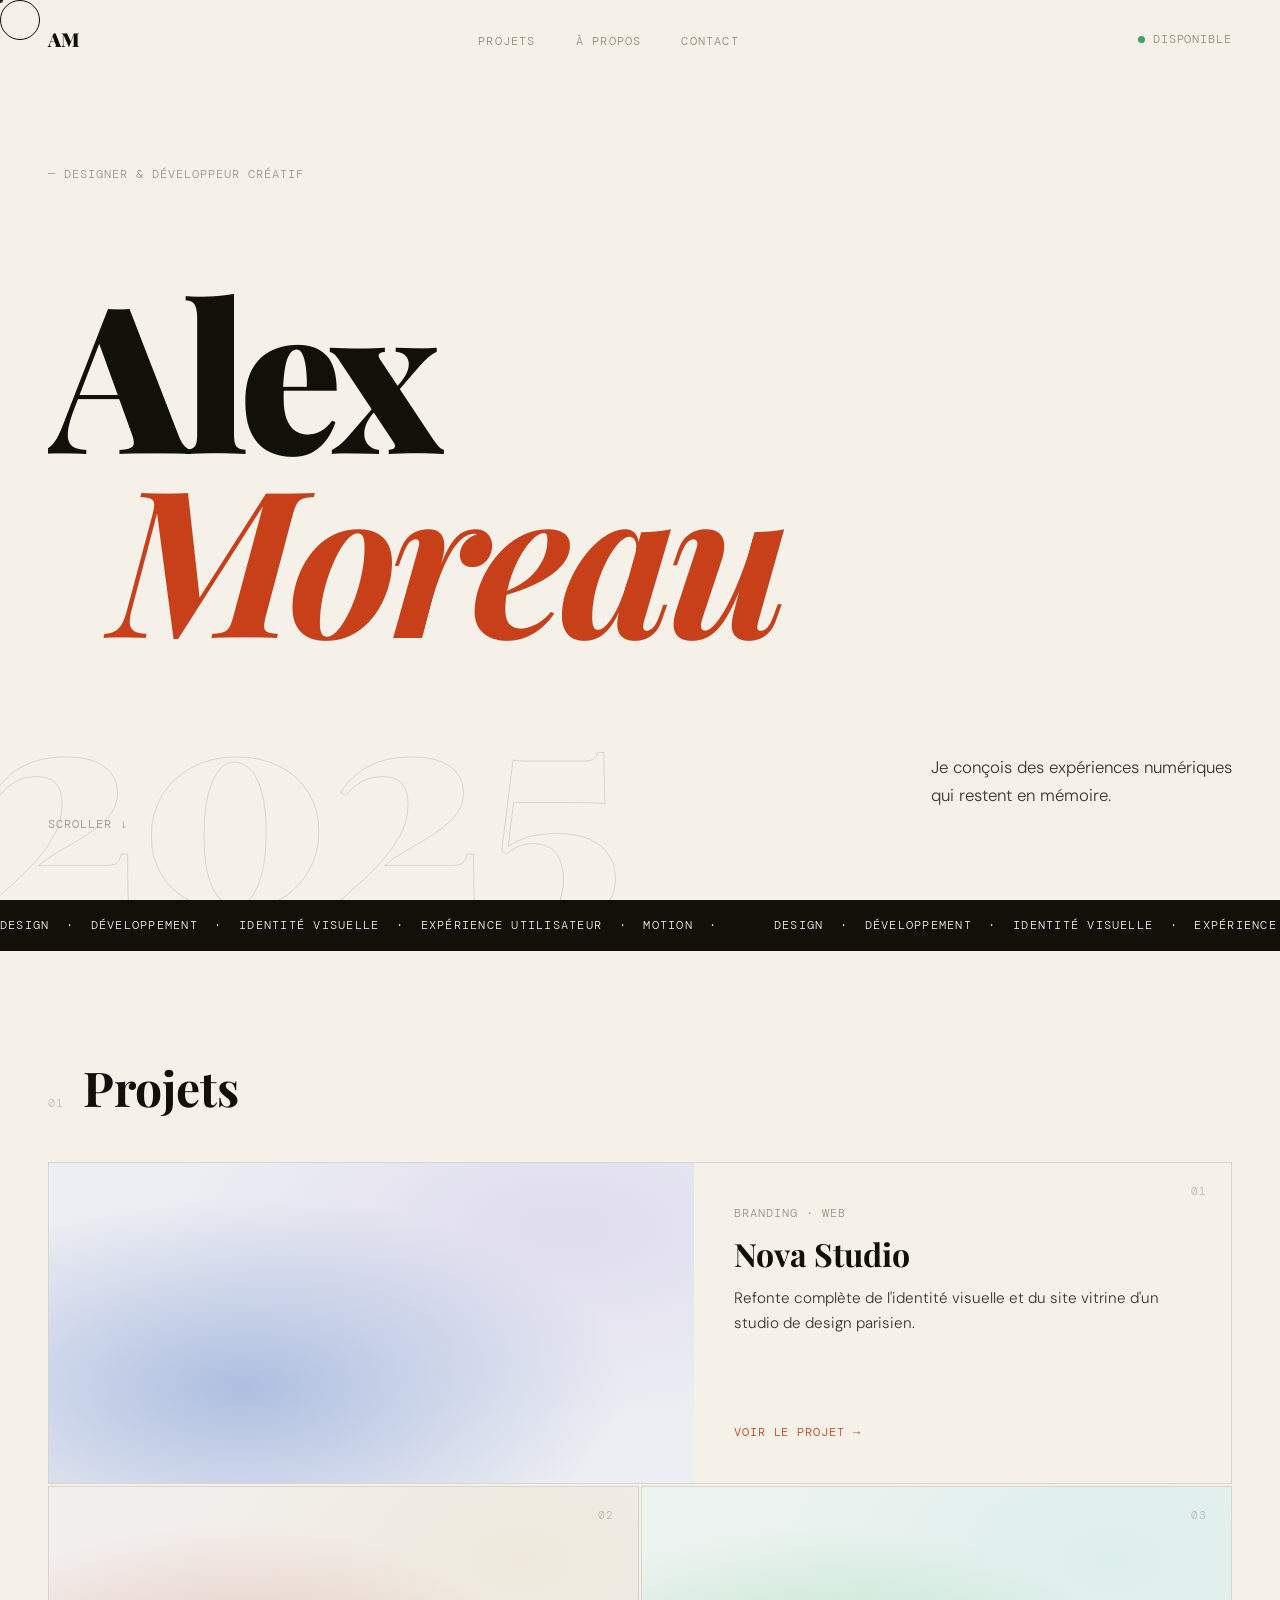
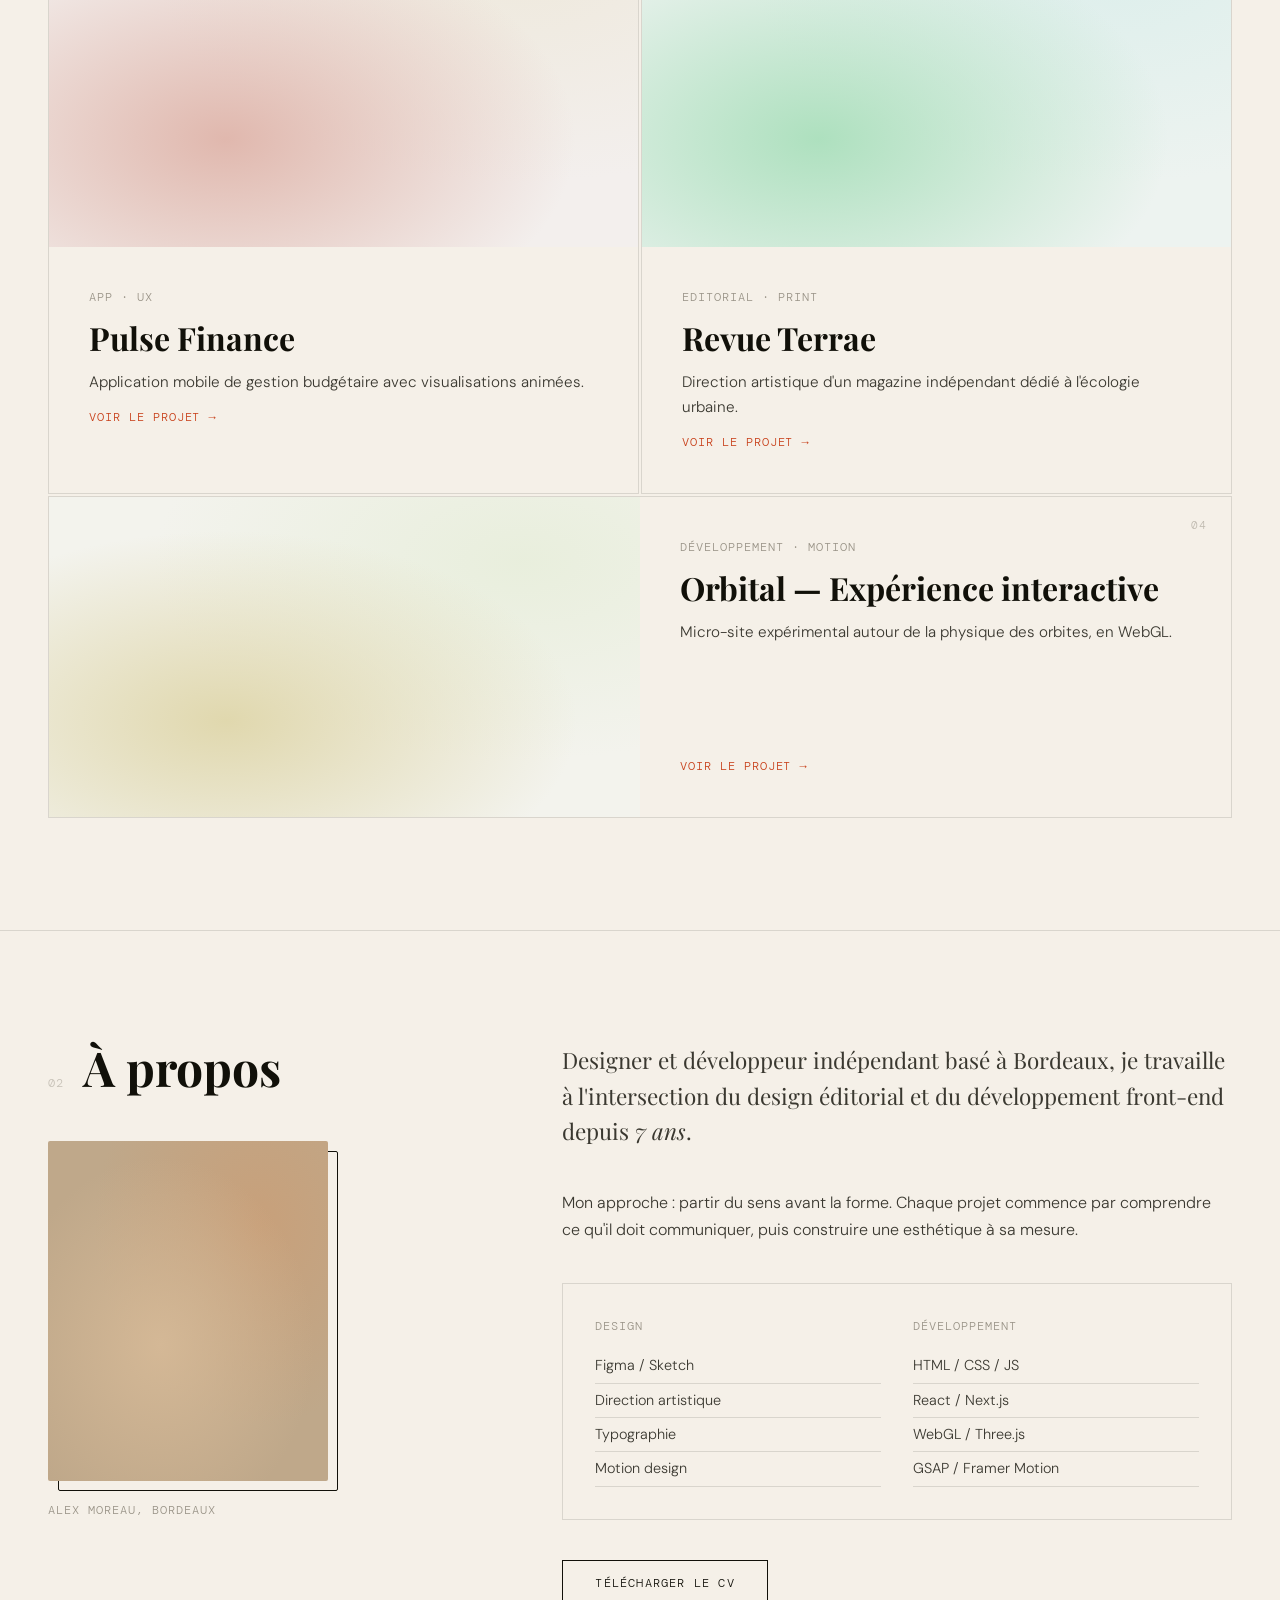
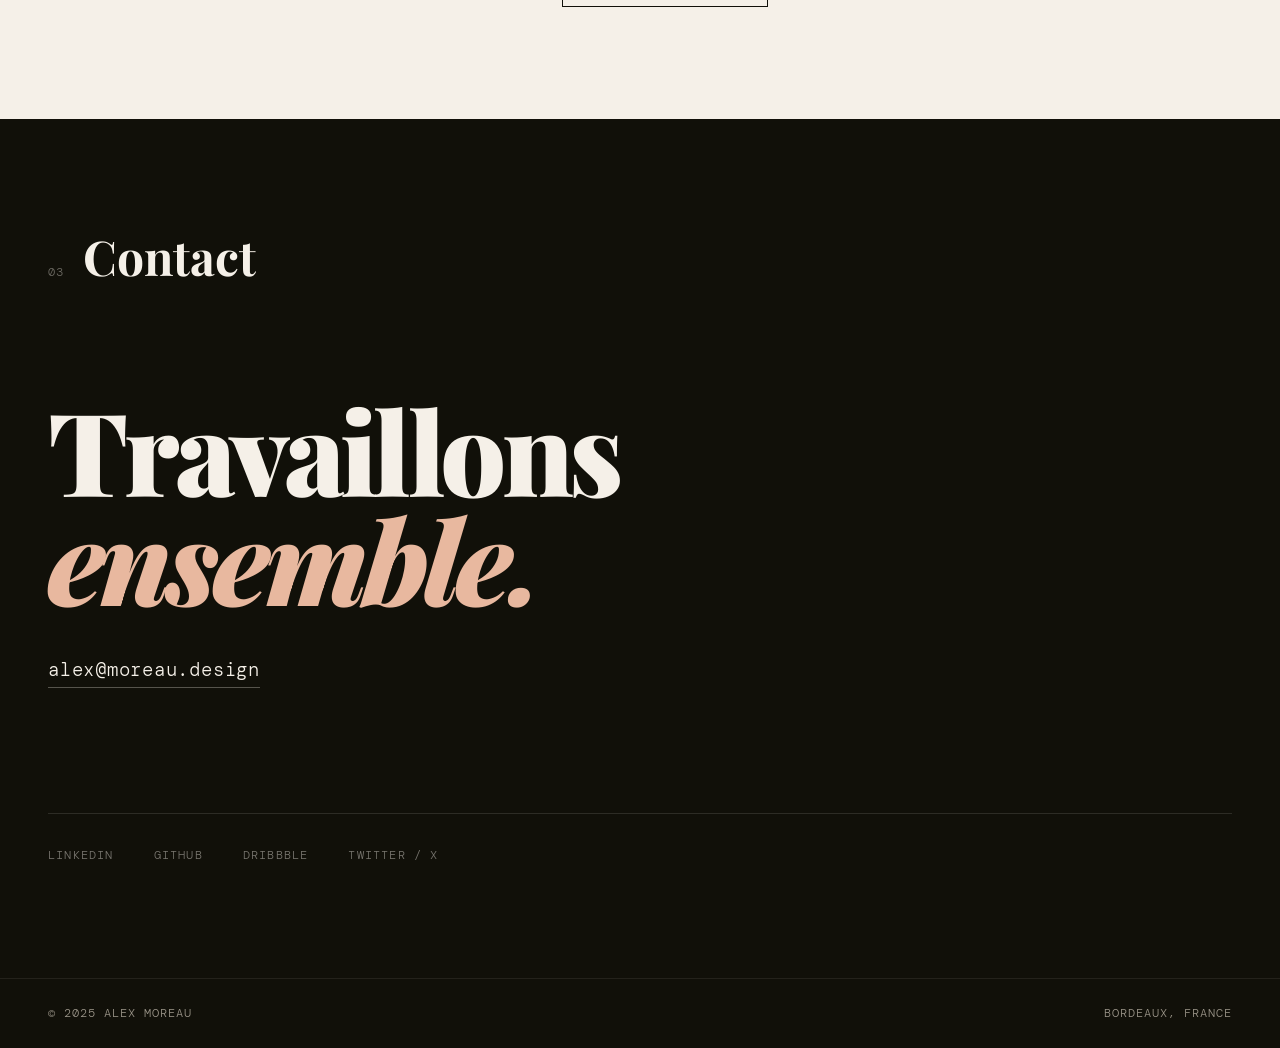
<file: index.html>
<!DOCTYPE html>
<html lang="fr">
<head>
  <meta charset="UTF-8" />
  <meta name="viewport" content="width=device-width, initial-scale=1.0" />
  <title>Portfolio — Rémi DURAND </title>
  <link rel="stylesheet" href="style.css" />
  <link rel="preconnect" href="https://fonts.googleapis.com" />
  <link rel="preconnect" href="https://fonts.gstatic.com" crossorigin />
  <link href="https://fonts.googleapis.com/css2?family=Playfair+Display:ital,wght@0,400;0,700;0,900;1,400;1,700&family=DM+Mono:wght@300;400&family=DM+Sans:wght@300;400&display=swap" rel="stylesheet" />
</head>
<body>

  <!-- Curseur personnalisé -->
  <div class="cursor" id="cursor"></div>
  <div class="cursor-dot" id="cursorDot"></div>

  <!-- Navigation -->
  <nav class="nav">
    <div class="nav-logo">AM</div>
    <ul class="nav-links">
      <li><a href="#projets">Projets</a></li>
      <li><a href="#apropos">À propos</a></li>
      <li><a href="#contact">Contact</a></li>
    </ul>
    <div class="nav-status">
      <span class="dot-live"></span>
      <span>Disponible</span>
    </div>
  </nav>

  <!-- Hero -->
  <header class="hero">
    <div class="hero-label">
      <span class="mono">&mdash; Designer &amp; Développeur créatif</span>
    </div>

    <h1 class="hero-title">
      <span class="line line-1">Alex</span>
      <span class="line line-2 italic">Moreau</span>
    </h1>

    <div class="hero-sub">
      <p>Je conçois des expériences numériques<br />qui restent en mémoire.</p>
    </div>

    <div class="hero-scroll">
      <span class="mono">Scroller ↓</span>
    </div>

    <div class="hero-deco" aria-hidden="true">
      <span class="big-num">2025</span>
    </div>
  </header>

  <!-- Bande défilante -->
  <div class="ticker-wrap">
    <div class="ticker">
      <span>Design &nbsp;·&nbsp; Développement &nbsp;·&nbsp; Identité visuelle &nbsp;·&nbsp; Expérience utilisateur &nbsp;·&nbsp; Motion &nbsp;·&nbsp;</span>
      <span>Design &nbsp;·&nbsp; Développement &nbsp;·&nbsp; Identité visuelle &nbsp;·&nbsp; Expérience utilisateur &nbsp;·&nbsp; Motion &nbsp;·&nbsp;</span>
    </div>
  </div>

  <!-- Projets -->
  <section class="projets" id="projets">
    <div class="section-header">
      <span class="section-num mono">01</span>
      <h2>Projets</h2>
    </div>

    <div class="projets-grid">

      <article class="card card-large" data-index="01">
        <div class="card-img-wrap">
          <div class="card-img" style="--hue: 220;"></div>
        </div>
        <div class="card-info">
          <div class="card-meta mono">Branding · Web</div>
          <h3>Nova Studio</h3>
          <p>Refonte complète de l'identité visuelle et du site vitrine d'un studio de design parisien.</p>
          <a class="card-link" href="#">Voir le projet →</a>
        </div>
      </article>

      <article class="card" data-index="02">
        <div class="card-img-wrap">
          <div class="card-img" style="--hue: 12;"></div>
        </div>
        <div class="card-info">
          <div class="card-meta mono">App · UX</div>
          <h3>Pulse Finance</h3>
          <p>Application mobile de gestion budgétaire avec visualisations animées.</p>
          <a class="card-link" href="#">Voir le projet →</a>
        </div>
      </article>

      <article class="card" data-index="03">
        <div class="card-img-wrap">
          <div class="card-img" style="--hue: 140;"></div>
        </div>
        <div class="card-info">
          <div class="card-meta mono">Editorial · Print</div>
          <h3>Revue Terrae</h3>
          <p>Direction artistique d'un magazine indépendant dédié à l'écologie urbaine.</p>
          <a class="card-link" href="#">Voir le projet →</a>
        </div>
      </article>

      <article class="card card-wide" data-index="04">
        <div class="card-img-wrap">
          <div class="card-img" style="--hue: 50;"></div>
        </div>
        <div class="card-info">
          <div class="card-meta mono">Développement · Motion</div>
          <h3>Orbital — Expérience interactive</h3>
          <p>Micro-site expérimental autour de la physique des orbites, en WebGL.</p>
          <a class="card-link" href="#">Voir le projet →</a>
        </div>
      </article>

    </div>
  </section>

  <!-- À propos -->
  <section class="apropos" id="apropos">
    <div class="apropos-inner">
      <div class="apropos-left">
        <div class="section-header">
          <span class="section-num mono">02</span>
          <h2>À propos</h2>
        </div>
        <div class="portrait-wrap">
          <div class="portrait"></div>
          <div class="portrait-label mono">Alex Moreau, Bordeaux</div>
        </div>
      </div>

      <div class="apropos-right">
        <p class="apropos-intro">
          Designer et développeur indépendant basé à Bordeaux, je travaille à l'intersection du design éditorial et du développement front-end depuis <em>7 ans</em>.
        </p>
        <p>
          Mon approche : partir du sens avant la forme. Chaque projet commence par comprendre ce qu'il doit communiquer, puis construire une esthétique à sa mesure.
        </p>

        <div class="skills-grid">
          <div class="skill-col">
            <div class="skill-col-title mono">Design</div>
            <ul>
              <li>Figma / Sketch</li>
              <li>Direction artistique</li>
              <li>Typographie</li>
              <li>Motion design</li>
            </ul>
          </div>
          <div class="skill-col">
            <div class="skill-col-title mono">Développement</div>
            <ul>
              <li>HTML / CSS / JS</li>
              <li>React / Next.js</li>
              <li>WebGL / Three.js</li>
              <li>GSAP / Framer Motion</li>
            </ul>
          </div>
        </div>

        <div class="cv-link">
          <a href="#" class="btn-outline">Télécharger le CV</a>
        </div>
      </div>
    </div>
  </section>

  <!-- Contact -->
  <section class="contact" id="contact">
    <div class="contact-inner">
      <div class="section-header">
        <span class="section-num mono">03</span>
        <h2>Contact</h2>
      </div>

      <div class="contact-cta">
        <p class="contact-big">Travaillons<br /><em>ensemble.</em></p>
        <a href="mailto:alex@moreau.design" class="email-link">alex@moreau.design</a>
      </div>

      <div class="contact-socials">
        <a href="#" class="social-link">LinkedIn</a>
        <a href="#" class="social-link">GitHub</a>
        <a href="#" class="social-link">Dribbble</a>
        <a href="#" class="social-link">Twitter / X</a>
      </div>
    </div>
  </section>

  <!-- Footer -->
  <footer class="footer">
    <span class="mono">© 2025 Alex Moreau</span>
    <span class="mono">Bordeaux, France</span>
  </footer>

  <script>
    // Curseur personnalisé
    const cursor = document.getElementById('cursor');
    const dot = document.getElementById('cursorDot');
    let mx = 0, my = 0, cx = 0, cy = 0;

    document.addEventListener('mousemove', e => {
      mx = e.clientX; my = e.clientY;
      dot.style.transform = `translate(${mx}px, ${my}px)`;
    });

    (function raf() {
      cx += (mx - cx) * 0.12;
      cy += (my - cy) * 0.12;
      cursor.style.transform = `translate(${cx}px, ${cy}px)`;
      requestAnimationFrame(raf);
    })();

    document.querySelectorAll('a, button, .card').forEach(el => {
      el.addEventListener('mouseenter', () => cursor.classList.add('hover'));
      el.addEventListener('mouseleave', () => cursor.classList.remove('hover'));
    });

    // Apparition au scroll
    const observer = new IntersectionObserver(entries => {
      entries.forEach(e => {
        if (e.isIntersecting) { e.target.classList.add('visible'); }
      });
    }, { threshold: 0.1 });

    document.querySelectorAll('.card, .apropos-inner, .contact-cta').forEach(el => observer.observe(el));
  </script>
</body>
</html>
</file>
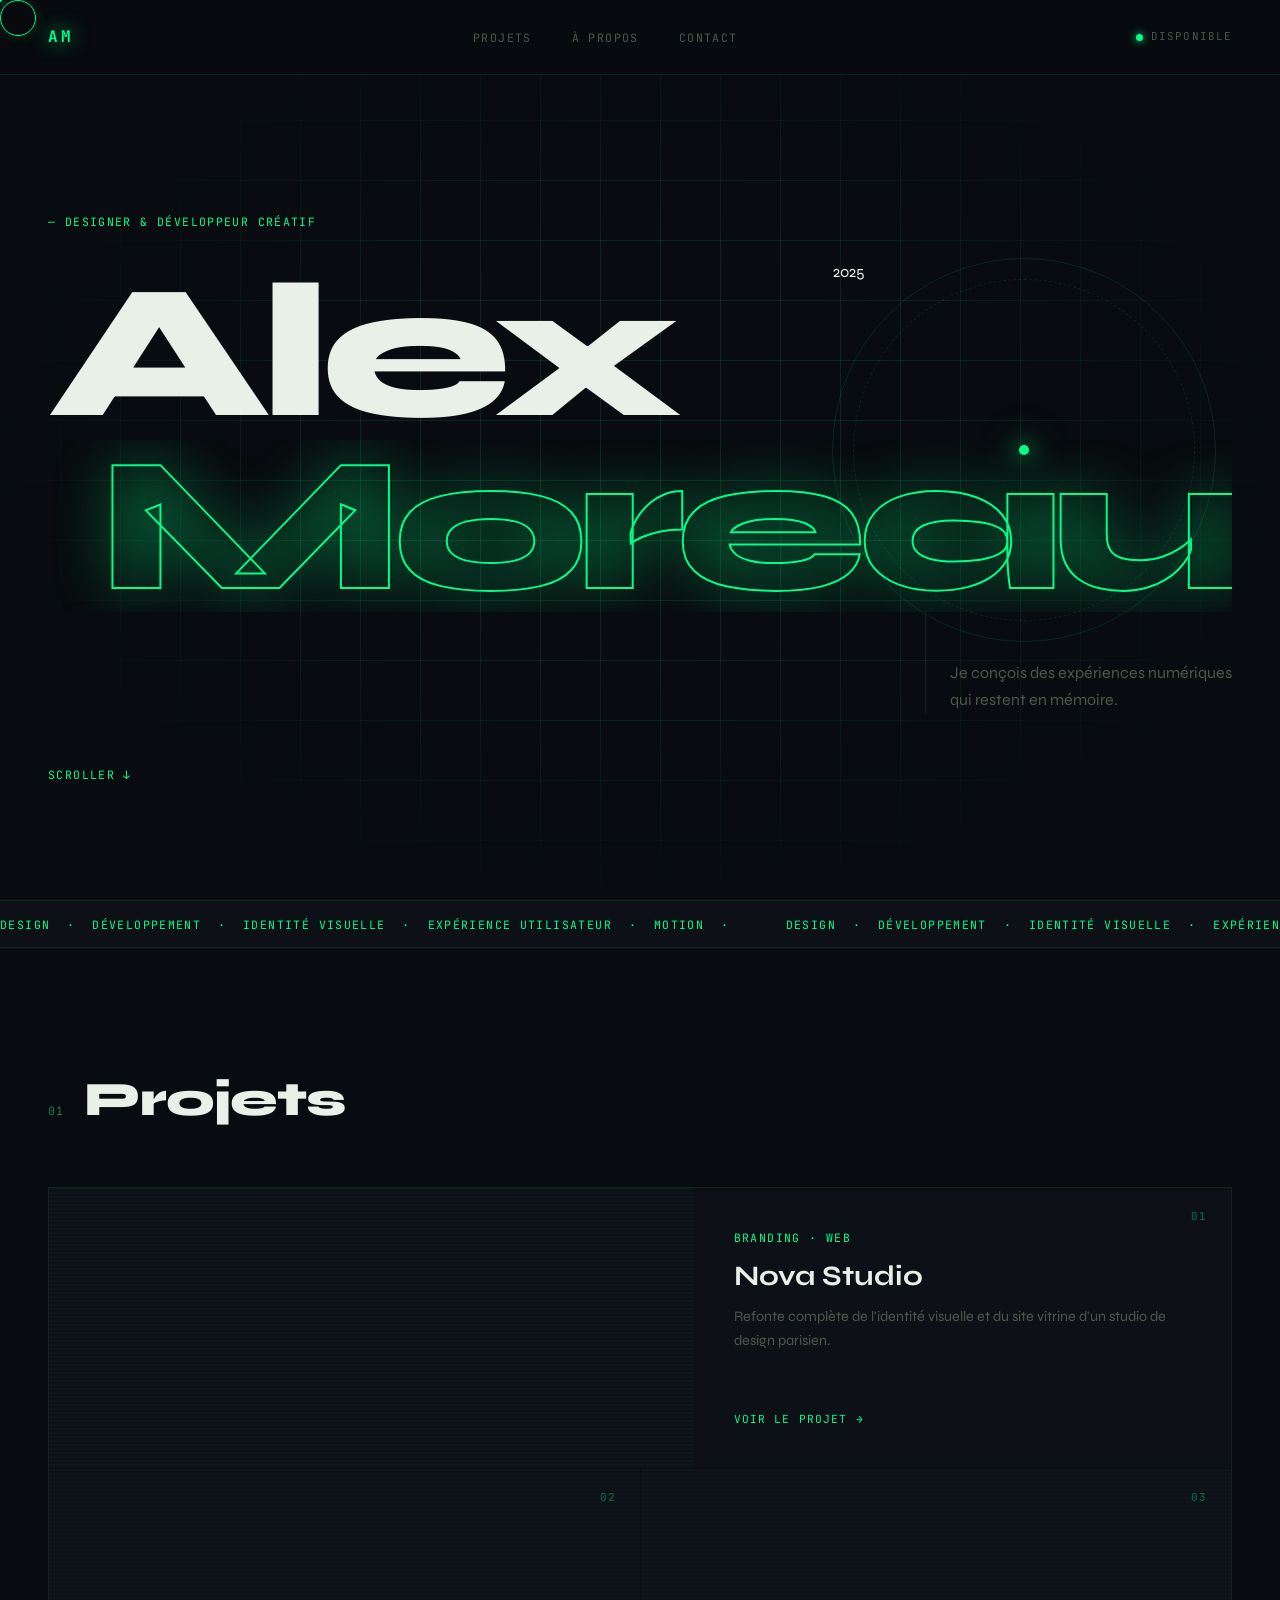
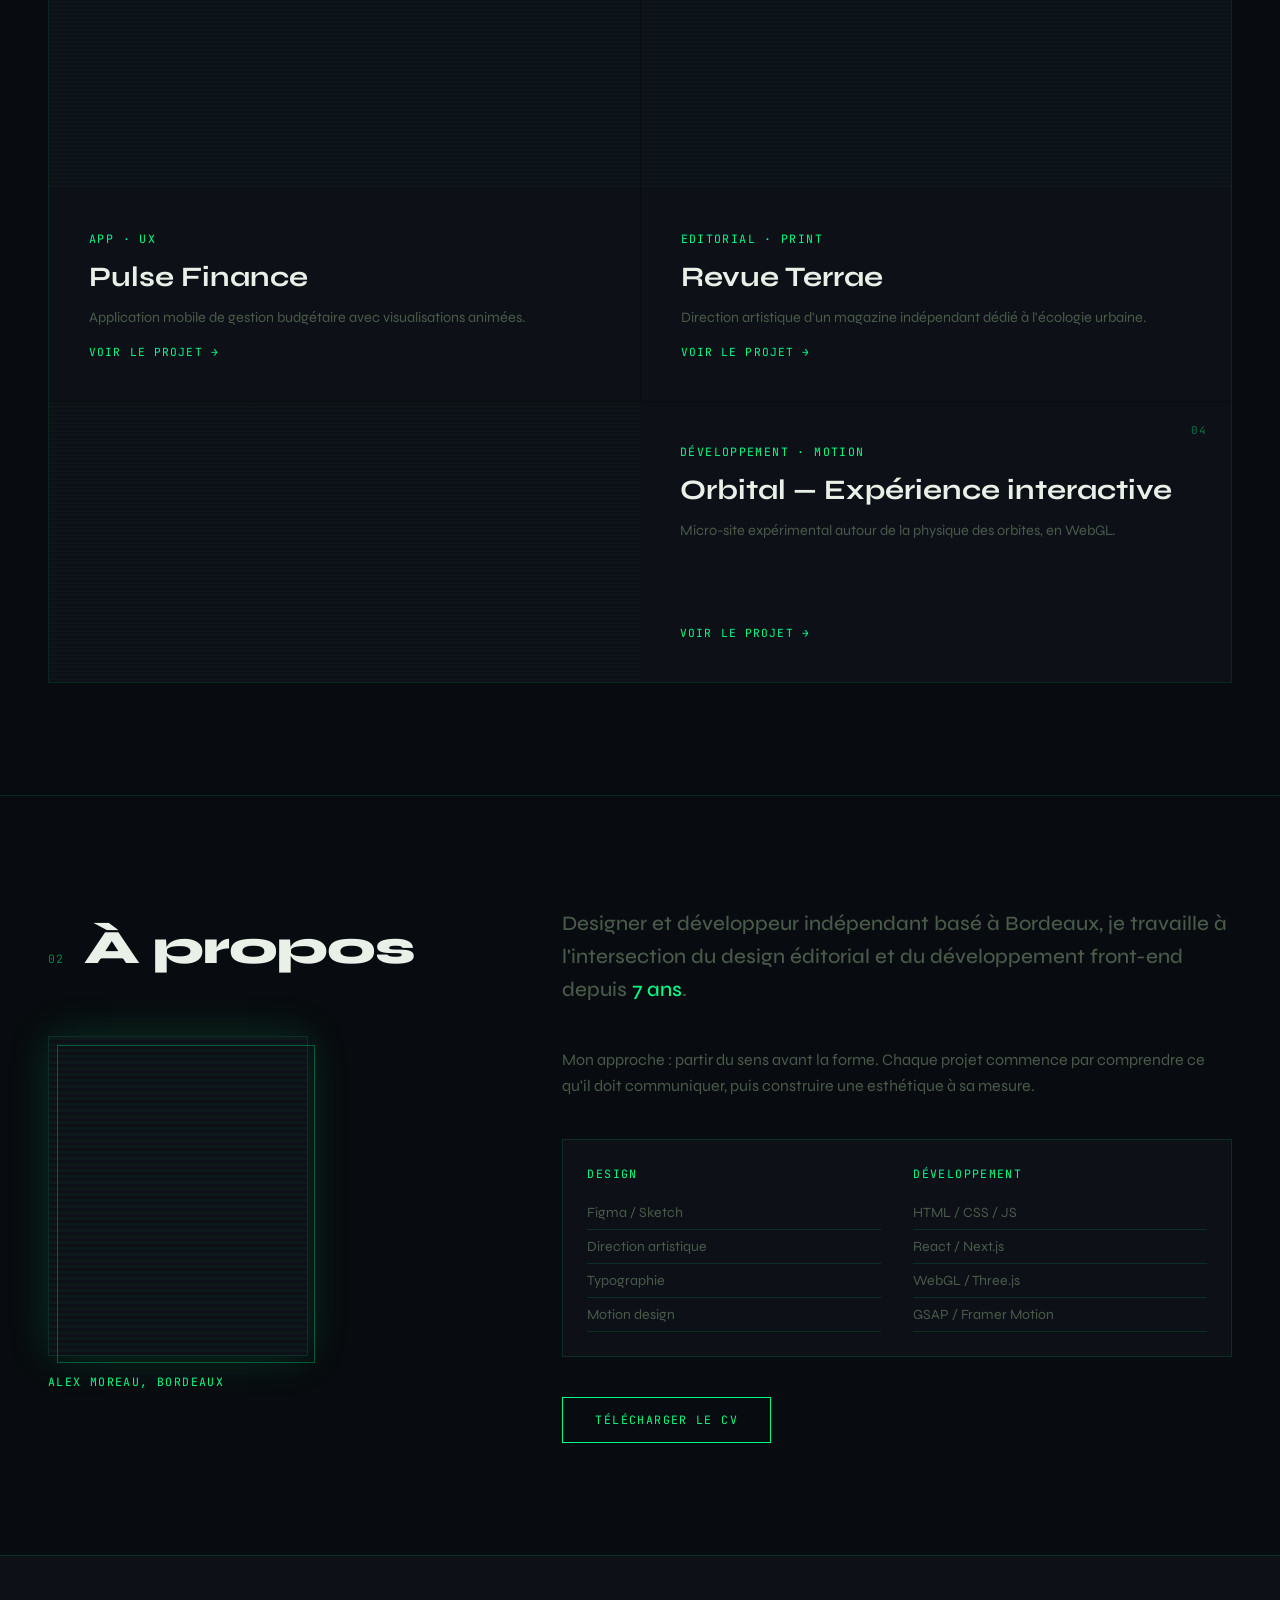
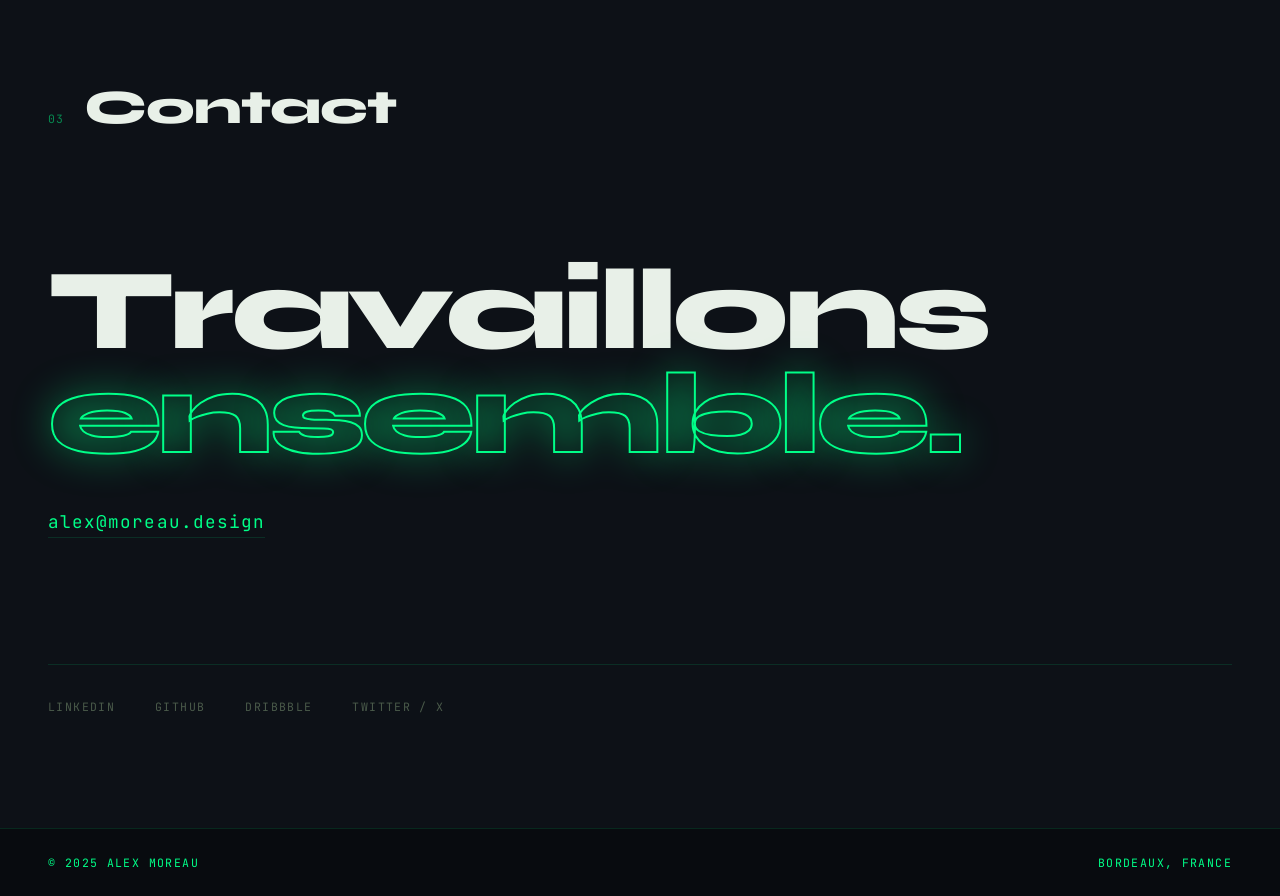
<file: portfolio/index.html>
<!DOCTYPE html>
<html lang="fr">
<head>
  <meta charset="UTF-8" />
  <meta name="viewport" content="width=device-width, initial-scale=1.0" />
  <title>Portfolio — Alex Moreau</title>
  <link rel="stylesheet" href="style.css" />
  <link rel="preconnect" href="https://fonts.googleapis.com" />
  <link rel="preconnect" href="https://fonts.gstatic.com" crossorigin />
  <link href="https://fonts.googleapis.com/css2?family=Syne:wght@400;500;700;800&family=JetBrains+Mono:wght@300;400;700&display=swap" rel="stylesheet" />
</head>
<body>

  <!-- Curseur personnalisé -->
  <div class="cursor" id="cursor"></div>
  <div class="cursor-dot" id="cursorDot"></div>

  <!-- Navigation -->
  <nav class="nav">
    <div class="nav-logo">AM</div>
    <ul class="nav-links">
      <li><a href="#projets">Projets</a></li>
      <li><a href="#apropos">À propos</a></li>
      <li><a href="#contact">Contact</a></li>
    </ul>
    <div class="nav-status">
      <span class="dot-live"></span>
      <span>Disponible</span>
    </div>
  </nav>

  <!-- Hero -->
  <header class="hero">
    <div class="hero-label">
      <span class="mono">&mdash; Designer &amp; Développeur créatif</span>
    </div>

    <h1 class="hero-title">
      <span class="line line-1">Alex</span>
      <span class="line line-2 italic">Moreau</span>
    </h1>

    <div class="hero-sub">
      <p>Je conçois des expériences numériques<br />qui restent en mémoire.</p>
    </div>

    <div class="hero-scroll">
      <span class="mono">Scroller ↓</span>
    </div>

    <div class="hero-deco" aria-hidden="true">
      <span class="big-num">2025</span>
    </div>
  </header>

  <!-- Bande défilante -->
  <div class="ticker-wrap">
    <div class="ticker">
      <span>Design &nbsp;·&nbsp; Développement &nbsp;·&nbsp; Identité visuelle &nbsp;·&nbsp; Expérience utilisateur &nbsp;·&nbsp; Motion &nbsp;·&nbsp;</span>
      <span>Design &nbsp;·&nbsp; Développement &nbsp;·&nbsp; Identité visuelle &nbsp;·&nbsp; Expérience utilisateur &nbsp;·&nbsp; Motion &nbsp;·&nbsp;</span>
    </div>
  </div>

  <!-- Projets -->
  <section class="projets" id="projets">
    <div class="section-header">
      <span class="section-num mono">01</span>
      <h2>Projets</h2>
    </div>

    <div class="projets-grid">

      <article class="card card-large" data-index="01">
        <div class="card-img-wrap">
          <div class="card-img" style="--hue: 220;"></div>
        </div>
        <div class="card-info">
          <div class="card-meta mono">Branding · Web</div>
          <h3>Nova Studio</h3>
          <p>Refonte complète de l'identité visuelle et du site vitrine d'un studio de design parisien.</p>
          <a class="card-link" href="#">Voir le projet →</a>
        </div>
      </article>

      <article class="card" data-index="02">
        <div class="card-img-wrap">
          <div class="card-img" style="--hue: 12;"></div>
        </div>
        <div class="card-info">
          <div class="card-meta mono">App · UX</div>
          <h3>Pulse Finance</h3>
          <p>Application mobile de gestion budgétaire avec visualisations animées.</p>
          <a class="card-link" href="#">Voir le projet →</a>
        </div>
      </article>

      <article class="card" data-index="03">
        <div class="card-img-wrap">
          <div class="card-img" style="--hue: 140;"></div>
        </div>
        <div class="card-info">
          <div class="card-meta mono">Editorial · Print</div>
          <h3>Revue Terrae</h3>
          <p>Direction artistique d'un magazine indépendant dédié à l'écologie urbaine.</p>
          <a class="card-link" href="#">Voir le projet →</a>
        </div>
      </article>

      <article class="card card-wide" data-index="04">
        <div class="card-img-wrap">
          <div class="card-img" style="--hue: 50;"></div>
        </div>
        <div class="card-info">
          <div class="card-meta mono">Développement · Motion</div>
          <h3>Orbital — Expérience interactive</h3>
          <p>Micro-site expérimental autour de la physique des orbites, en WebGL.</p>
          <a class="card-link" href="#">Voir le projet →</a>
        </div>
      </article>

    </div>
  </section>

  <!-- À propos -->
  <section class="apropos" id="apropos">
    <div class="apropos-inner">
      <div class="apropos-left">
        <div class="section-header">
          <span class="section-num mono">02</span>
          <h2>À propos</h2>
        </div>
        <div class="portrait-wrap">
          <div class="portrait"></div>
          <div class="portrait-label mono">Alex Moreau, Bordeaux</div>
        </div>
      </div>

      <div class="apropos-right">
        <p class="apropos-intro">
          Designer et développeur indépendant basé à Bordeaux, je travaille à l'intersection du design éditorial et du développement front-end depuis <em>7 ans</em>.
        </p>
        <p>
          Mon approche : partir du sens avant la forme. Chaque projet commence par comprendre ce qu'il doit communiquer, puis construire une esthétique à sa mesure.
        </p>

        <div class="skills-grid">
          <div class="skill-col">
            <div class="skill-col-title mono">Design</div>
            <ul>
              <li>Figma / Sketch</li>
              <li>Direction artistique</li>
              <li>Typographie</li>
              <li>Motion design</li>
            </ul>
          </div>
          <div class="skill-col">
            <div class="skill-col-title mono">Développement</div>
            <ul>
              <li>HTML / CSS / JS</li>
              <li>React / Next.js</li>
              <li>WebGL / Three.js</li>
              <li>GSAP / Framer Motion</li>
            </ul>
          </div>
        </div>

        <div class="cv-link">
          <a href="#" class="btn-outline">Télécharger le CV</a>
        </div>
      </div>
    </div>
  </section>

  <!-- Contact -->
  <section class="contact" id="contact">
    <div class="contact-inner">
      <div class="section-header">
        <span class="section-num mono">03</span>
        <h2>Contact</h2>
      </div>

      <div class="contact-cta">
        <p class="contact-big">Travaillons<br /><em>ensemble.</em></p>
        <a href="mailto:alex@moreau.design" class="email-link">alex@moreau.design</a>
      </div>

      <div class="contact-socials">
        <a href="#" class="social-link">LinkedIn</a>
        <a href="#" class="social-link">GitHub</a>
        <a href="#" class="social-link">Dribbble</a>
        <a href="#" class="social-link">Twitter / X</a>
      </div>
    </div>
  </section>

  <!-- Footer -->
  <footer class="footer">
    <span class="mono">© 2025 Alex Moreau</span>
    <span class="mono">Bordeaux, France</span>
  </footer>

  <script>
    // Curseur personnalisé
    const cursor = document.getElementById('cursor');
    const dot = document.getElementById('cursorDot');
    let mx = 0, my = 0, cx = 0, cy = 0;

    document.addEventListener('mousemove', e => {
      mx = e.clientX; my = e.clientY;
      dot.style.transform = `translate(${mx}px, ${my}px)`;
    });

    (function raf() {
      cx += (mx - cx) * 0.12;
      cy += (my - cy) * 0.12;
      cursor.style.transform = `translate(${cx}px, ${cy}px)`;
      requestAnimationFrame(raf);
    })();

    document.querySelectorAll('a, button, .card').forEach(el => {
      el.addEventListener('mouseenter', () => cursor.classList.add('hover'));
      el.addEventListener('mouseleave', () => cursor.classList.remove('hover'));
    });

    // Apparition au scroll
    const observer = new IntersectionObserver(entries => {
      entries.forEach(e => {
        if (e.isIntersecting) { e.target.classList.add('visible'); }
      });
    }, { threshold: 0.1 });

    document.querySelectorAll('.card, .apropos-inner, .contact-cta').forEach(el => observer.observe(el));
  </script>
</body>
</html>
</file>
<file: style.css>
/* =============================================
   VARIABLES & RESET
   ============================================= */
:root {
  --cream: #f5f0e8;
  --ink: #111009;
  --ink-light: #3a3830;
  --accent: #c8401a;
  --accent-light: #e8b89f;
  --muted: #9a9488;
  --border: rgba(17,16,9,0.12);

  --font-display: 'Playfair Display', Georgia, serif;
  --font-mono: 'DM Mono', monospace;
  --font-body: 'DM Sans', sans-serif;

  --ease-out: cubic-bezier(0.16, 1, 0.3, 1);
  --ease-in-out: cubic-bezier(0.65, 0, 0.35, 1);
}

*, *::before, *::after { box-sizing: border-box; margin: 0; padding: 0; }

html { scroll-behavior: smooth; }

body {
  background: var(--cream);
  color: var(--ink);
  font-family: var(--font-body);
  font-weight: 300;
  font-size: 16px;
  line-height: 1.65;
  cursor: none;
  overflow-x: hidden;
}

a { color: inherit; text-decoration: none; }
ul { list-style: none; }
em { font-style: italic; }

/* =============================================
   CURSEUR
   ============================================= */
.cursor, .cursor-dot {
  position: fixed;
  top: 0; left: 0;
  pointer-events: none;
  z-index: 9999;
  will-change: transform;
}

.cursor {
  width: 40px; height: 40px;
  border: 1.5px solid var(--ink);
  border-radius: 50%;
  transform: translate(-50%, -50%);
  transition: width .3s var(--ease-out), height .3s var(--ease-out),
              border-color .3s, background .3s;
  mix-blend-mode: multiply;
}

.cursor.hover {
  width: 70px; height: 70px;
  background: var(--accent);
  border-color: var(--accent);
}

.cursor-dot {
  width: 5px; height: 5px;
  background: var(--ink);
  border-radius: 50%;
  transform: translate(-50%, -50%);
}

/* =============================================
   UTILITAIRES
   ============================================= */
.mono { font-family: var(--font-mono); font-weight: 300; font-size: .78rem; letter-spacing: .08em; text-transform: uppercase; color: var(--muted); }

.section-header {
  display: flex;
  align-items: baseline;
  gap: 1.2rem;
  margin-bottom: 3rem;
}

.section-header h2 {
  font-family: var(--font-display);
  font-size: clamp(2rem, 4vw, 3rem);
  font-weight: 700;
  line-height: 1;
}

.section-num { opacity: .5; }

/* =============================================
   NAVIGATION
   ============================================= */
.nav {
  position: fixed;
  top: 0; left: 0; right: 0;
  z-index: 100;
  display: flex;
  align-items: center;
  justify-content: space-between;
  padding: 1.5rem 3rem;
  background: transparent;
  mix-blend-mode: multiply;
}

.nav-logo {
  font-family: var(--font-display);
  font-weight: 900;
  font-size: 1.2rem;
  letter-spacing: -.02em;
}

.nav-links {
  display: flex;
  gap: 2.5rem;
}

.nav-links a {
  font-family: var(--font-mono);
  font-size: .75rem;
  letter-spacing: .1em;
  text-transform: uppercase;
  color: var(--muted);
  transition: color .2s;
  position: relative;
}

.nav-links a::after {
  content: '';
  position: absolute;
  bottom: -2px; left: 0;
  width: 0; height: 1px;
  background: var(--accent);
  transition: width .3s var(--ease-out);
}

.nav-links a:hover { color: var(--ink); }
.nav-links a:hover::after { width: 100%; }

.nav-status {
  display: flex;
  align-items: center;
  gap: .5rem;
  font-family: var(--font-mono);
  font-size: .72rem;
  letter-spacing: .08em;
  text-transform: uppercase;
  color: var(--muted);
}

.dot-live {
  display: inline-block;
  width: 7px; height: 7px;
  background: #3cb06b;
  border-radius: 50%;
  animation: pulse-dot 2s ease-in-out infinite;
}

@keyframes pulse-dot {
  0%, 100% { opacity: 1; transform: scale(1); }
  50% { opacity: .5; transform: scale(.7); }
}

/* =============================================
   HERO
   ============================================= */
.hero {
  min-height: 100svh;
  display: grid;
  grid-template-rows: auto 1fr auto auto;
  padding: 10rem 3rem 4rem;
  position: relative;
  overflow: hidden;
}

.hero-label {
  grid-row: 1;
  margin-bottom: 2rem;
  animation: fadeUp .9s var(--ease-out) .2s both;
}

.hero-title {
  font-family: var(--font-display);
  font-size: clamp(5rem, 16vw, 14rem);
  font-weight: 900;
  line-height: .9;
  letter-spacing: -.04em;
  grid-row: 2;
  align-self: center;
}

.hero-title .line {
  display: block;
  overflow: hidden;
}

.hero-title .line-1 {
  animation: slideIn .9s var(--ease-out) .3s both;
}

.hero-title .line-2 {
  animation: slideIn .9s var(--ease-out) .45s both;
  padding-left: 5vw;
}

.hero-title .italic {
  font-style: italic;
  font-weight: 700;
  color: var(--accent);
}

.hero-sub {
  grid-row: 3;
  max-width: 380px;
  margin-left: auto;
  padding-top: 3rem;
  font-size: 1.05rem;
  line-height: 1.7;
  color: var(--ink-light);
  animation: fadeUp .9s var(--ease-out) .6s both;
}

.hero-scroll {
  grid-row: 4;
  animation: fadeUp .9s var(--ease-out) .8s both;
}

.hero-deco {
  position: absolute;
  bottom: -2rem;
  left: -1rem;
  pointer-events: none;
  user-select: none;
  font-family: var(--font-display);
  font-size: clamp(8rem, 22vw, 18rem);
  font-weight: 900;
  color: transparent;
  -webkit-text-stroke: 1px var(--border);
  line-height: 1;
  z-index: 0;
  animation: fadeIn 1.2s var(--ease-out) .5s both;
}

@keyframes slideIn {
  from { transform: translateY(110%); }
  to   { transform: translateY(0); }
}
@keyframes fadeUp {
  from { opacity: 0; transform: translateY(24px); }
  to   { opacity: 1; transform: translateY(0); }
}
@keyframes fadeIn {
  from { opacity: 0; }
  to   { opacity: 1; }
}

/* =============================================
   TICKER
   ============================================= */
.ticker-wrap {
  border-top: 1px solid var(--border);
  border-bottom: 1px solid var(--border);
  overflow: hidden;
  background: var(--ink);
  color: var(--cream);
  padding: .9rem 0;
}

.ticker {
  display: flex;
  width: max-content;
  animation: ticker 22s linear infinite;
  font-family: var(--font-mono);
  font-size: .78rem;
  letter-spacing: .1em;
  text-transform: uppercase;
  white-space: nowrap;
}

.ticker span { padding-right: 3rem; }

@keyframes ticker {
  from { transform: translateX(0); }
  to   { transform: translateX(-50%); }
}

/* =============================================
   PROJETS
   ============================================= */
.projets {
  padding: 7rem 3rem;
}

.projets-grid {
  display: grid;
  grid-template-columns: repeat(2, 1fr);
  gap: 2px;
}

.card {
  background: var(--cream);
  border: 1px solid var(--border);
  overflow: hidden;
  opacity: 0;
  transform: translateY(40px);
  transition: opacity .7s var(--ease-out), transform .7s var(--ease-out);
  position: relative;
}

.card.visible {
  opacity: 1;
  transform: translateY(0);
}

.card:nth-child(2) { transition-delay: .1s; }
.card:nth-child(3) { transition-delay: .2s; }
.card:nth-child(4) { transition-delay: .05s; }

.card-large { grid-column: span 2; display: grid; grid-template-columns: 1.2fr 1fr; }
.card-wide  { grid-column: span 2; display: grid; grid-template-columns: 1fr 1fr; }

.card-img-wrap {
  overflow: hidden;
  height: 360px;
}

.card-large .card-img-wrap,
.card-wide  .card-img-wrap { height: 100%; min-height: 320px; }

.card-img {
  width: 100%; height: 100%;
  background:
    radial-gradient(ellipse at 30% 70%, hsl(var(--hue), 45%, 78%) 0%, transparent 60%),
    radial-gradient(ellipse at 80% 20%, hsl(calc(var(--hue) + 30), 35%, 90%) 0%, transparent 55%),
    hsl(calc(var(--hue) + 10), 20%, 94%);
  transition: transform .6s var(--ease-out);
}

.card:hover .card-img { transform: scale(1.04); }

.card-info {
  padding: 2.5rem;
  display: flex;
  flex-direction: column;
  gap: .8rem;
}

.card-info h3 {
  font-family: var(--font-display);
  font-size: clamp(1.4rem, 2.5vw, 2rem);
  font-weight: 700;
  line-height: 1.15;
}

.card-info p { color: var(--ink-light); font-size: .95rem; }

.card-link {
  margin-top: auto;
  font-family: var(--font-mono);
  font-size: .75rem;
  letter-spacing: .08em;
  text-transform: uppercase;
  color: var(--accent);
  display: inline-flex;
  align-items: center;
  gap: .4rem;
  transition: gap .25s;
}

.card-link:hover { gap: .8rem; }

/* Numéro décoratif de carte */
.card::before {
  content: attr(data-index);
  position: absolute;
  top: 1.2rem; right: 1.5rem;
  font-family: var(--font-mono);
  font-size: .7rem;
  color: var(--muted);
  opacity: .6;
  letter-spacing: .08em;
}

/* =============================================
   À PROPOS
   ============================================= */
.apropos {
  padding: 7rem 3rem;
  border-top: 1px solid var(--border);
}

.apropos-inner {
  display: grid;
  grid-template-columns: 1fr 1.6fr;
  gap: 6rem;
  opacity: 0;
  transform: translateY(40px);
  transition: opacity .8s var(--ease-out), transform .8s var(--ease-out);
}

.apropos-inner.visible { opacity: 1; transform: translateY(0); }

.portrait-wrap { margin-top: 3rem; }

.portrait {
  width: 100%;
  max-width: 280px;
  height: 340px;
  background:
    radial-gradient(ellipse at 40% 60%, #d4b896 0%, transparent 65%),
    radial-gradient(ellipse at 75% 25%, #c8a07a 0%, transparent 55%),
    #bfa88a;
  border-radius: 2px;
  position: relative;
}

.portrait::after {
  content: '';
  position: absolute;
  bottom: -10px; right: -10px;
  width: 100%; height: 100%;
  border: 1.5px solid var(--ink);
  border-radius: 2px;
  z-index: -1;
}

.portrait-label {
  margin-top: 1.2rem;
}

.apropos-intro {
  font-family: var(--font-display);
  font-size: clamp(1.1rem, 1.8vw, 1.4rem);
  font-weight: 400;
  line-height: 1.6;
  margin-bottom: 1.4rem;
}

.apropos-right p { color: var(--ink-light); margin-bottom: 2.5rem; }

.skills-grid {
  display: grid;
  grid-template-columns: 1fr 1fr;
  gap: 2rem;
  margin: 2.5rem 0;
  padding: 2rem;
  border: 1px solid var(--border);
}

.skill-col-title { margin-bottom: .8rem; }

.skill-col ul li {
  font-size: .9rem;
  color: var(--ink-light);
  padding: .3rem 0;
  border-bottom: 1px solid var(--border);
}

.btn-outline {
  display: inline-block;
  border: 1.5px solid var(--ink);
  padding: .8rem 2rem;
  font-family: var(--font-mono);
  font-size: .75rem;
  letter-spacing: .1em;
  text-transform: uppercase;
  transition: background .25s, color .25s;
}

.btn-outline:hover {
  background: var(--ink);
  color: var(--cream);
}

/* =============================================
   CONTACT
   ============================================= */
.contact {
  padding: 7rem 3rem;
  border-top: 1px solid var(--border);
  background: var(--ink);
  color: var(--cream);
}

.contact .section-header h2,
.contact .section-num { color: var(--cream); }
.contact .section-num { opacity: .4; }

.contact-inner {
  display: grid;
  grid-template-columns: 1fr 1fr;
  gap: 4rem;
  align-items: end;
}

.contact-cta {
  grid-column: 1 / -1;
  opacity: 0;
  transform: translateY(40px);
  transition: opacity .8s var(--ease-out), transform .8s var(--ease-out);
}

.contact-cta.visible { opacity: 1; transform: translateY(0); }

.contact-big {
  font-family: var(--font-display);
  font-size: clamp(3.5rem, 9vw, 7.5rem);
  font-weight: 900;
  line-height: .95;
  letter-spacing: -.04em;
  margin-bottom: 2.5rem;
}

.contact-big em { color: var(--accent-light); }

.email-link {
  font-family: var(--font-mono);
  font-size: clamp(.9rem, 2vw, 1.2rem);
  letter-spacing: .04em;
  border-bottom: 1px solid rgba(245,240,232,.3);
  padding-bottom: .3rem;
  transition: border-color .25s, color .25s;
  color: var(--cream);
}

.email-link:hover { border-color: var(--accent-light); color: var(--accent-light); }

.contact-socials {
  grid-column: 1 / -1;
  display: flex;
  gap: 2.5rem;
  flex-wrap: wrap;
  margin-top: 4rem;
  padding-top: 2rem;
  border-top: 1px solid rgba(245,240,232,.12);
}

.social-link {
  font-family: var(--font-mono);
  font-size: .75rem;
  letter-spacing: .1em;
  text-transform: uppercase;
  color: rgba(245,240,232,.45);
  transition: color .2s;
}

.social-link:hover { color: var(--cream); }

/* =============================================
   FOOTER
   ============================================= */
.footer {
  background: var(--ink);
  color: rgba(245,240,232,.3);
  display: flex;
  justify-content: space-between;
  padding: 1.5rem 3rem;
  border-top: 1px solid rgba(245,240,232,.08);
  font-size: .72rem;
  letter-spacing: .08em;
}

/* =============================================
   RESPONSIVE
   ============================================= */
@media (max-width: 900px) {
  .nav { padding: 1.2rem 1.5rem; }
  .nav-status { display: none; }

  .hero { padding: 8rem 1.5rem 3rem; }

  .projets { padding: 5rem 1.5rem; }
  .projets-grid { grid-template-columns: 1fr; }
  .card-large, .card-wide { grid-column: span 1; display: block; }
  .card-img-wrap { height: 240px; }

  .apropos { padding: 5rem 1.5rem; }
  .apropos-inner { grid-template-columns: 1fr; gap: 3rem; }

  .contact { padding: 5rem 1.5rem; }
  .contact-inner { grid-template-columns: 1fr; }

  .footer { padding: 1.5rem; }

  .cursor, .cursor-dot { display: none; }
  body { cursor: auto; }
}
</file>
<file: portfolio/style.css>
/* =============================================
   VARIABLES & RESET
   ============================================= */
:root {
  --bg: #080b0f;
  --bg2: #0d1117;
  --green: #00ff88;
  --green-dim: #00cc6a;
  --green-glow: rgba(0,255,136,0.15);
  --white: #e8f0e8;
  --muted: #4a5a4a;
  --border: rgba(0,255,136,0.12);

  --font-display: 'Syne', sans-serif;
  --font-mono: 'JetBrains Mono', monospace;
  --font-body: 'Syne', sans-serif;

  --ease-out: cubic-bezier(0.16, 1, 0.3, 1);
}

*, *::before, *::after { box-sizing: border-box; margin: 0; padding: 0; }
html { scroll-behavior: smooth; }

body {
  background: var(--bg);
  color: var(--white);
  font-family: var(--font-body);
  font-size: 16px;
  line-height: 1.65;
  overflow-x: hidden;
  cursor: none;
}

a { color: inherit; text-decoration: none; }
ul { list-style: none; }
em { font-style: normal; color: var(--green); }

/* =============================================
   CURSEUR
   ============================================= */
.cursor, .cursor-dot {
  position: fixed; top: 0; left: 0;
  pointer-events: none; z-index: 9999;
  will-change: transform;
}
.cursor {
  width: 36px; height: 36px;
  border: 1px solid var(--green);
  border-radius: 50%;
  transform: translate(-50%,-50%);
  transition: width .3s var(--ease-out), height .3s var(--ease-out), background .3s;
  box-shadow: 0 0 12px var(--green-glow);
}
.cursor.hover { width: 64px; height: 64px; background: var(--green-glow); }
.cursor-dot {
  width: 4px; height: 4px;
  background: var(--green);
  border-radius: 50%;
  transform: translate(-50%,-50%);
  box-shadow: 0 0 8px var(--green);
}

/* =============================================
   UTILITAIRES
   ============================================= */
.mono {
  font-family: var(--font-mono);
  font-size: .72rem;
  letter-spacing: .12em;
  text-transform: uppercase;
  color: var(--green);
}

.section-header {
  display: flex; align-items: baseline; gap: 1.2rem;
  margin-bottom: 3rem;
}
.section-header h2 {
  font-size: clamp(2rem, 4vw, 3rem);
  font-weight: 800;
  letter-spacing: -.02em;
}
.section-num { opacity: .5; }

/* =============================================
   NAVIGATION
   ============================================= */
.nav {
  position: fixed; top: 0; left: 0; right: 0;
  z-index: 100;
  display: flex; align-items: center; justify-content: space-between;
  padding: 1.5rem 3rem;
  border-bottom: 1px solid var(--border);
  backdrop-filter: blur(12px);
  background: rgba(8,11,15,0.8);
}
.nav-logo {
  font-family: var(--font-mono);
  font-weight: 700; font-size: 1rem;
  color: var(--green);
  letter-spacing: .2em;
  text-shadow: 0 0 20px var(--green);
}
.nav-links { display: flex; gap: 2.5rem; }
.nav-links a {
  font-family: var(--font-mono);
  font-size: .72rem; letter-spacing: .12em; text-transform: uppercase;
  color: var(--muted);
  transition: color .2s;
  position: relative;
}
.nav-links a:hover { color: var(--green); text-shadow: 0 0 12px var(--green); }
.nav-status {
  display: flex; align-items: center; gap: .5rem;
  font-family: var(--font-mono); font-size: .68rem;
  letter-spacing: .1em; text-transform: uppercase; color: var(--muted);
}
.dot-live {
  width: 7px; height: 7px; background: var(--green); border-radius: 50%;
  box-shadow: 0 0 8px var(--green);
  animation: pulse-dot 2s ease-in-out infinite;
}
@keyframes pulse-dot {
  0%,100% { opacity:1; transform:scale(1); }
  50% { opacity:.4; transform:scale(.6); }
}

/* =============================================
   HERO
   ============================================= */
.hero {
  min-height: 100svh;
  display: flex; flex-direction: column; justify-content: center;
  padding: 10rem 3rem 4rem;
  position: relative; overflow: hidden;
}

/* Grille de fond */
.hero::before {
  content: '';
  position: absolute; inset: 0;
  background-image:
    linear-gradient(var(--border) 1px, transparent 1px),
    linear-gradient(90deg, var(--border) 1px, transparent 1px);
  background-size: 60px 60px;
  mask-image: radial-gradient(ellipse at center, black 30%, transparent 75%);
  pointer-events: none;
}

.hero-label { margin-bottom: 2rem; animation: fadeUp .9s var(--ease-out) .2s both; }

.hero-title {
  font-size: clamp(5rem, 15vw, 13rem);
  font-weight: 800;
  line-height: .9;
  letter-spacing: -.05em;
}
.hero-title .line { display: block; overflow: hidden; }
.hero-title .line-1 { animation: slideIn .9s var(--ease-out) .3s both; }
.hero-title .line-2 {
  animation: slideIn .9s var(--ease-out) .45s both;
  padding-left: 4vw;
  color: transparent;
  -webkit-text-stroke: 2px var(--green);
  text-shadow: 0 0 60px rgba(0,255,136,0.3);
}

.hero-sub {
  max-width: 400px; margin-left: auto; padding-top: 3rem;
  font-size: 1rem; color: var(--muted);
  animation: fadeUp .9s var(--ease-out) .6s both;
  border-left: 1px solid var(--border); padding-left: 1.5rem;
}

.hero-scroll { margin-top: 3rem; animation: fadeUp .9s var(--ease-out) .8s both; }

/* Cercle décoratif */
.hero-deco {
  position: absolute; right: 5vw; top: 50%; transform: translateY(-50%);
  width: clamp(200px, 30vw, 420px); height: clamp(200px, 30vw, 420px);
  border: 1px solid var(--border);
  border-radius: 50%;
  pointer-events: none;
  animation: spin 30s linear infinite;
}
.hero-deco::before {
  content: '';
  position: absolute; inset: 20px;
  border: 1px dashed var(--border);
  border-radius: 50%;
}
.hero-deco::after {
  content: '';
  position: absolute; top: 50%; left: 50%;
  transform: translate(-50%, -50%);
  width: 10px; height: 10px;
  background: var(--green);
  border-radius: 50%;
  box-shadow: 0 0 20px var(--green), 0 0 40px var(--green);
}
@keyframes spin { from { transform: translateY(-50%) rotate(0deg); } to { transform: translateY(-50%) rotate(360deg); } }

@keyframes slideIn { from { transform: translateY(110%); } to { transform: translateY(0); } }
@keyframes fadeUp { from { opacity:0; transform:translateY(24px); } to { opacity:1; transform:translateY(0); } }

/* =============================================
   TICKER
   ============================================= */
.ticker-wrap {
  border-top: 1px solid var(--border);
  border-bottom: 1px solid var(--border);
  overflow: hidden;
  background: var(--bg2);
  padding: .85rem 0;
}
.ticker {
  display: flex; width: max-content;
  animation: ticker 22s linear infinite;
  font-family: var(--font-mono);
  font-size: .72rem; letter-spacing: .12em; text-transform: uppercase;
  color: var(--green); white-space: nowrap;
}
.ticker span { padding-right: 3rem; }
@keyframes ticker { from { transform: translateX(0); } to { transform: translateX(-50%); } }

/* =============================================
   PROJETS
   ============================================= */
.projets { padding: 7rem 3rem; }

.projets-grid {
  display: grid; grid-template-columns: repeat(2, 1fr); gap: 1px;
  border: 1px solid var(--border);
}

.card {
  background: var(--bg2);
  overflow: hidden;
  opacity: 0; transform: translateY(40px);
  transition: opacity .7s var(--ease-out), transform .7s var(--ease-out);
  position: relative;
}
.card.visible { opacity:1; transform:translateY(0); }
.card:nth-child(2) { transition-delay: .1s; }
.card:nth-child(3) { transition-delay: .2s; }
.card:nth-child(4) { transition-delay: .05s; }

.card::after {
  content: '';
  position: absolute; inset: 0;
  background: var(--green-glow);
  opacity: 0;
  transition: opacity .3s;
  pointer-events: none;
}
.card:hover::after { opacity: 1; }

.card-large { grid-column: span 2; display: grid; grid-template-columns: 1.2fr 1fr; }
.card-wide  { grid-column: span 2; display: grid; grid-template-columns: 1fr 1fr; }

.card-img-wrap { overflow: hidden; height: 320px; }
.card-large .card-img-wrap, .card-wide .card-img-wrap { height: 100%; min-height: 280px; }

.card-img {
  width: 100%; height: 100%;
  background:
    radial-gradient(ellipse at 30% 70%, hsla(var(--hue),60%,40%,0.4) 0%, transparent 60%),
    radial-gradient(ellipse at 75% 25%, hsla(calc(var(--hue)+40),50%,30%,0.3) 0%, transparent 55%),
    var(--bg2);
  transition: transform .6s var(--ease-out);
  position: relative;
}
.card-img::before {
  content: '';
  position: absolute; inset: 0;
  background: repeating-linear-gradient(
    0deg, transparent, transparent 2px,
    rgba(0,255,136,0.02) 2px, rgba(0,255,136,0.02) 4px
  );
}
.card:hover .card-img { transform: scale(1.04); }

.card-info { padding: 2.5rem; display: flex; flex-direction: column; gap: .8rem; }

.card-info h3 {
  font-size: clamp(1.3rem, 2.2vw, 1.8rem);
  font-weight: 700; line-height: 1.15;
}

.card-info p { color: var(--muted); font-size: .9rem; }

.card-link {
  margin-top: auto;
  font-family: var(--font-mono); font-size: .7rem;
  letter-spacing: .1em; text-transform: uppercase;
  color: var(--green);
  display: inline-flex; align-items: center; gap: .4rem;
  transition: gap .25s, text-shadow .25s;
}
.card-link:hover { gap: .8rem; text-shadow: 0 0 12px var(--green); }

.card::before {
  content: attr(data-index);
  position: absolute; top: 1.2rem; right: 1.5rem;
  font-family: var(--font-mono); font-size: .68rem;
  color: var(--green); opacity: .4; letter-spacing: .08em;
}

/* =============================================
   À PROPOS
   ============================================= */
.apropos {
  padding: 7rem 3rem;
  border-top: 1px solid var(--border);
}
.apropos-inner {
  display: grid; grid-template-columns: 1fr 1.6fr; gap: 6rem;
  opacity: 0; transform: translateY(40px);
  transition: opacity .8s var(--ease-out), transform .8s var(--ease-out);
}
.apropos-inner.visible { opacity:1; transform:translateY(0); }

.portrait-wrap { margin-top: 3rem; }
.portrait {
  width: 100%; max-width: 260px; height: 320px;
  background: var(--bg2);
  border: 1px solid var(--border);
  position: relative;
  box-shadow: 0 0 40px var(--green-glow);
}
.portrait::before {
  content: '';
  position: absolute; inset: 0;
  background: repeating-linear-gradient(
    0deg, transparent, transparent 3px,
    rgba(0,255,136,0.03) 3px, rgba(0,255,136,0.03) 6px
  );
}
.portrait::after {
  content: '';
  position: absolute; bottom: -8px; right: -8px;
  width: 100%; height: 100%;
  border: 1px solid var(--green);
  opacity: .3;
}
.portrait-label { margin-top: 1rem; }

.apropos-intro {
  font-size: clamp(1rem, 1.6vw, 1.3rem);
  font-weight: 500; line-height: 1.6;
  margin-bottom: 1.4rem;
}
.apropos-right p { color: var(--muted); margin-bottom: 2.5rem; }

.skills-grid {
  display: grid; grid-template-columns: 1fr 1fr; gap: 2rem;
  margin: 2.5rem 0; padding: 1.5rem;
  border: 1px solid var(--border);
  background: var(--bg2);
}
.skill-col-title { margin-bottom: .8rem; }
.skill-col ul li {
  font-size: .88rem; color: var(--muted);
  padding: .3rem 0; border-bottom: 1px solid var(--border);
}

.btn-outline {
  display: inline-block;
  border: 1px solid var(--green);
  padding: .8rem 2rem;
  font-family: var(--font-mono); font-size: .72rem;
  letter-spacing: .12em; text-transform: uppercase;
  color: var(--green);
  transition: background .25s, box-shadow .25s;
}
.btn-outline:hover {
  background: var(--green-glow);
  box-shadow: 0 0 20px var(--green-glow);
}

/* =============================================
   CONTACT
   ============================================= */
.contact {
  padding: 7rem 3rem;
  border-top: 1px solid var(--border);
  background: var(--bg2);
}

.contact-inner {
  display: grid; grid-template-columns: 1fr 1fr; gap: 4rem; align-items: end;
}

.contact-cta {
  grid-column: 1 / -1;
  opacity: 0; transform: translateY(40px);
  transition: opacity .8s var(--ease-out), transform .8s var(--ease-out);
}
.contact-cta.visible { opacity:1; transform:translateY(0); }

.contact-big {
  font-size: clamp(3.5rem, 9vw, 7.5rem);
  font-weight: 800; line-height: .9;
  letter-spacing: -.04em; margin-bottom: 2.5rem;
}
.contact-big em {
  color: transparent;
  -webkit-text-stroke: 2px var(--green);
  text-shadow: 0 0 40px rgba(0,255,136,0.4);
}

.email-link {
  font-family: var(--font-mono); font-size: clamp(.85rem, 1.5vw, 1.1rem);
  letter-spacing: .06em; color: var(--green);
  border-bottom: 1px solid var(--border); padding-bottom: .3rem;
  transition: text-shadow .25s, border-color .25s;
}
.email-link:hover { text-shadow: 0 0 20px var(--green); border-color: var(--green); }

.contact-socials {
  grid-column: 1 / -1;
  display: flex; gap: 2.5rem; flex-wrap: wrap;
  margin-top: 4rem; padding-top: 2rem;
  border-top: 1px solid var(--border);
}
.social-link {
  font-family: var(--font-mono); font-size: .72rem;
  letter-spacing: .12em; text-transform: uppercase;
  color: var(--muted); transition: color .2s, text-shadow .2s;
}
.social-link:hover { color: var(--green); text-shadow: 0 0 12px var(--green); }

/* =============================================
   FOOTER
   ============================================= */
.footer {
  background: var(--bg);
  display: flex; justify-content: space-between;
  padding: 1.5rem 3rem;
  border-top: 1px solid var(--border);
  font-size: .68rem; letter-spacing: .1em; color: var(--muted);
  font-family: var(--font-mono);
}

/* =============================================
   RESPONSIVE
   ============================================= */
@media (max-width: 900px) {
  .nav { padding: 1.2rem 1.5rem; }
  .nav-status { display: none; }
  .hero { padding: 8rem 1.5rem 3rem; }
  .hero-deco { display: none; }
  .projets, .apropos, .contact { padding: 5rem 1.5rem; }
  .projets-grid { grid-template-columns: 1fr; }
  .card-large, .card-wide { grid-column: span 1; display: block; }
  .card-img-wrap { height: 220px; }
  .apropos-inner { grid-template-columns: 1fr; gap: 3rem; }
  .contact-inner { grid-template-columns: 1fr; }
  .footer { padding: 1.5rem; }
  .cursor, .cursor-dot { display: none; }
  body { cursor: auto; }
}
</file>
